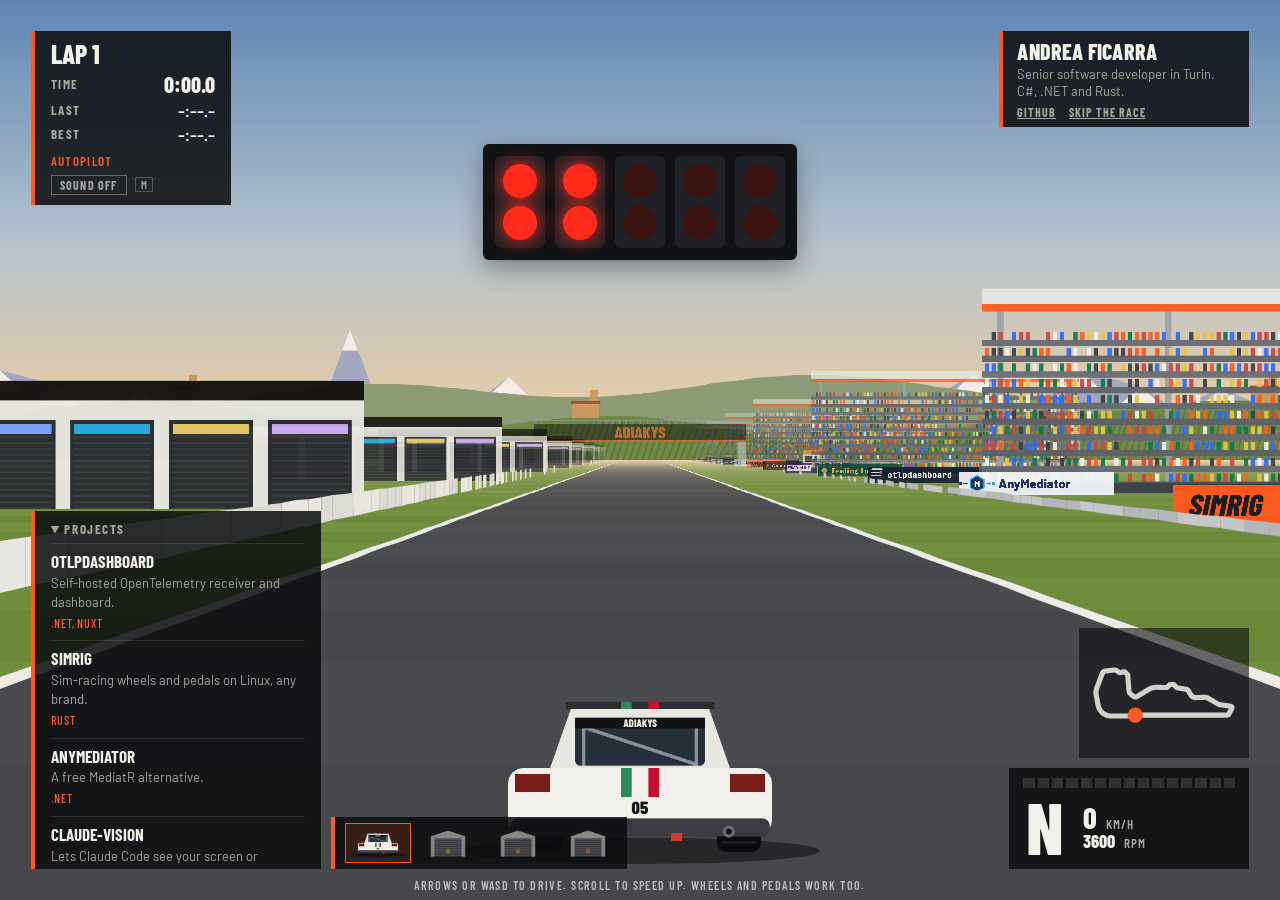
<file: index.html>
<!doctype html>
<html lang="en">
<head>
<meta charset="utf-8">
<meta name="viewport" content="width=device-width, initial-scale=1">
<title>Andrea Ficarra, senior software developer in Turin</title>
<meta name="description" content="Andrea Ficarra (Adiakys), senior software developer in Turin. C#, .NET and Rust. My projects, SimRig and AnyMediator among them, as billboards on a race track.">
<link rel="canonical" href="https://adiakys.github.io/">
<meta property="og:type" content="website">
<meta property="og:site_name" content="Adiakys">
<meta property="og:url" content="https://adiakys.github.io/">
<meta property="og:title" content="Andrea Ficarra, senior software developer">
<meta property="og:description" content="Senior software developer in Turin. C#, .NET and Rust. The projects are billboards on a race track.">
<meta property="og:image" content="https://adiakys.github.io/assets/preview.png">
<meta property="og:image:width" content="1200">
<meta property="og:image:height" content="630">
<meta property="og:image:alt" content="Andrea Ficarra, senior software developer in Turin, with the projects listed like a race timing tower over a track in the Langhe.">
<meta name="twitter:card" content="summary_large_image">
<link rel="preconnect" href="https://fonts.googleapis.com">
<link rel="preconnect" href="https://fonts.gstatic.com" crossorigin>
<link rel="stylesheet" href="https://fonts.googleapis.com/css2?family=Barlow+Condensed:wght@500;700;800&family=Barlow:ital,wght@0,400;0,500;0,600;0,800;1,500&family=JetBrains+Mono:wght@500;700;800&family=Limelight&display=swap">
<link rel="stylesheet" href="css/site.css">
<script type="application/ld+json">
{
  "@context": "https://schema.org",
  "@graph": [
    {
      "@type": "WebSite",
      "@id": "https://adiakys.github.io/#website",
      "name": "Adiakys",
      "alternateName": "Andrea Ficarra",
      "url": "https://adiakys.github.io/",
      "author": {
        "@id": "https://adiakys.github.io/#person"
      }
    },
    {
      "@type": "Person",
      "@id": "https://adiakys.github.io/#person",
      "name": "Andrea Ficarra",
      "alternateName": "Adiakys",
      "jobTitle": "Senior Software Developer",
      "worksFor": {
        "@type": "Organization",
        "name": "Sirius s.r.l."
      },
      "address": {
        "@type": "PostalAddress",
        "addressLocality": "Torino",
        "addressCountry": "IT"
      },
      "knowsAbout": [
        "C#",
        ".NET",
        "Rust"
      ],
      "url": "https://adiakys.github.io/",
      "sameAs": [
        "https://github.com/Adiakys"
      ]
    },
    {
      "@type": "SoftwareSourceCode",
      "name": "SimRig",
      "description": "Sim-racing wheels, pedals and shifters on Linux, any brand: installs the drivers and keeps them working in every game.",
      "programmingLanguage": "Rust",
      "codeRepository": "https://github.com/Adiakys/SimRig",
      "author": {
        "@id": "https://adiakys.github.io/#person"
      },
      "url": "https://adiakys.github.io/SimRig/"
    },
    {
      "@type": "SoftwareSourceCode",
      "name": "OtlpDashboard",
      "description": "Self-hosted OpenTelemetry receiver and dashboard for traces, logs and metrics.",
      "programmingLanguage": "C#",
      "codeRepository": "https://github.com/Adiakys/OtlpDashboard",
      "author": {
        "@id": "https://adiakys.github.io/#person"
      },
      "url": "https://adiakys.github.io/OtlpDashboard/"
    },
    {
      "@type": "SoftwareSourceCode",
      "name": "AnyMediator",
      "description": "A free, Apache-2.0 mediator for .NET with a MediatR-compatible API.",
      "programmingLanguage": "C#",
      "codeRepository": "https://github.com/Adiakys/AnyMediator",
      "author": {
        "@id": "https://adiakys.github.io/#person"
      },
      "url": "https://adiakys.github.io/AnyMediator/"
    },
    {
      "@type": "SoftwareSourceCode",
      "name": "feeling-lucky",
      "description": "Casino games and a prize wheel for any web app, with prizes you configure.",
      "programmingLanguage": "TypeScript",
      "codeRepository": "https://github.com/Adiakys/feeling-lucky",
      "author": {
        "@id": "https://adiakys.github.io/#person"
      },
      "url": "https://adiakys.github.io/feeling-lucky/"
    },
    {
      "@type": "SoftwareSourceCode",
      "name": "claude-vision",
      "description": "Lets Claude Code see your screen or webcam.",
      "programmingLanguage": "Python",
      "codeRepository": "https://github.com/Adiakys/claude-vision",
      "author": {
        "@id": "https://adiakys.github.io/#person"
      }
    },
    {
      "@type": "SoftwareSourceCode",
      "name": "GoogleLimitedInputAuth.Net",
      "description": "Google sign-in for devices without a keyboard.",
      "programmingLanguage": "C#",
      "codeRepository": "https://github.com/Adiakys/GoogleLimitedInputAuth.Net",
      "author": {
        "@id": "https://adiakys.github.io/#person"
      }
    }
  ]
}
</script>
<script type="module" src="js/main.js"></script>
</head>
<body>
<canvas id="track" aria-hidden="true"></canvas>

<header class="panel driver-card">
  <h1>Andrea Ficarra</h1>
  <p>Senior software developer in Turin. C#, .NET and Rust.</p>
  <p class="links"><a href="https://github.com/Adiakys">GitHub</a> <a href="about/">Skip the race</a></p>
</header>

<section class="panel timing" aria-label="Lap times">
  <p class="lap">Lap <span id="lap">1</span></p>
  <dl>
    <dt>Time</dt><dd id="lap-time">0:00.0</dd>
    <dt>Last</dt><dd id="lap-last">–</dd>
    <dt>Best</dt><dd id="lap-best">–</dd>
  </dl>
  <p class="driver"><span id="driver">Autopilot</span> <button id="recal" type="button" hidden>Recalibrate</button></p>
  <p class="sound"><button id="sound" type="button" aria-pressed="false">Sound off</button> <kbd>M</kbd></p>
  <div id="lap-share" class="lap-share" hidden>
    <p><span class="what"></span> <b class="time"></b></p>
    <button type="button" class="share">Share lap</button>
    <button type="button" class="close" aria-label="Close">&times;</button>
  </div>
</section>

<div id="lights" class="lights" aria-hidden="true" hidden><i></i><i></i><i></i><i></i><i></i></div>

<div id="corner" class="corner">
  <p class="turn"><span class="number"></span> <span class="name"></span></p>
  <a class="sponsor" href="#"><span class="what"></span> <span class="tech"></span></a>
</div>

<button id="lucky-button" class="lucky-button" type="button" hidden>
  <span class="bulbs" aria-hidden="true"></span>
  <span class="try">Try your luck</span>
  <span class="win">Win a faster car</span>
</button>

<p id="board-hint" class="board-hint" hidden>
  <a class="open" href="#" target="_blank" rel="noopener">Open <span class="name"></span> on GitHub</a> <kbd>Enter</kbd>
  <span class="back">Drive off or <kbd>Esc</kbd> to go back</span>
  <span class="stay" hidden>Move the mouse to keep reading</span>
  <span class="countdown" hidden><i></i></span>
</p>

<div class="dash" aria-hidden="true">
  <canvas id="minimap"></canvas>
  <div class="gauge">
    <div id="revs" class="revs"></div>
    <div class="gear-row">
      <span id="gear" class="gear">N</span>
      <span class="readouts">
        <span><b id="speed">0</b> km/h</span>
        <span><b id="rpm">0</b> rpm</span>
      </span>
    </div>
  </div>
</div>

<div class="panel garage" role="group" aria-label="Your cars"></div>
<p id="toast" class="panel toast" role="status" hidden></p>

<details class="panel sponsors" open>
  <summary>Projects</summary>
  <ol>
    <li data-sponsor="otlp"><a href="https://github.com/Adiakys/OtlpDashboard">OtlpDashboard</a> <span class="what">Self-hosted OpenTelemetry receiver and dashboard.</span> <span class="tech">.NET, Nuxt</span></li>
    <li data-sponsor="simrig"><a href="https://github.com/Adiakys/SimRig">SimRig</a> <span class="what">Sim-racing wheels and pedals on Linux, any brand.</span> <span class="tech">Rust</span></li>
    <li data-sponsor="mediatr"><a href="https://github.com/Adiakys/AnyMediator">AnyMediator</a> <span class="what">A free MediatR alternative.</span> <span class="tech">.NET</span></li>
    <li data-sponsor="vision"><a href="https://github.com/Adiakys/claude-vision">claude-vision</a> <span class="what">Lets Claude Code see your screen or webcam.</span> <span class="tech">Python</span></li>
    <li data-sponsor="lucky"><a href="https://github.com/Adiakys/feeling-lucky">feeling-lucky</a> <span class="what">A casino room for any web app, with prizes you configure.</span> <span class="tech">TypeScript</span></li>
    <li data-sponsor="gauth"><a href="https://github.com/Adiakys/GoogleLimitedInputAuth.Net">GoogleLimitedInputAuth.Net</a> <span class="what">Google sign-in for devices without a keyboard.</span> <span class="tech">.NET</span></li>
  </ol>
</details>

<p class="controls" aria-hidden="true">Arrows or WASD to drive. Scroll to speed up. Wheels and pedals work too.</p>

<div id="cal" class="panel cal" role="dialog" aria-labelledby="cal-title" hidden>
  <h2 id="cal-title">Wheel found</h2>
  <p id="cal-step"></p>
  <button id="cal-skip" type="button">Skip</button>
</div>
</body>
</html>
</file>
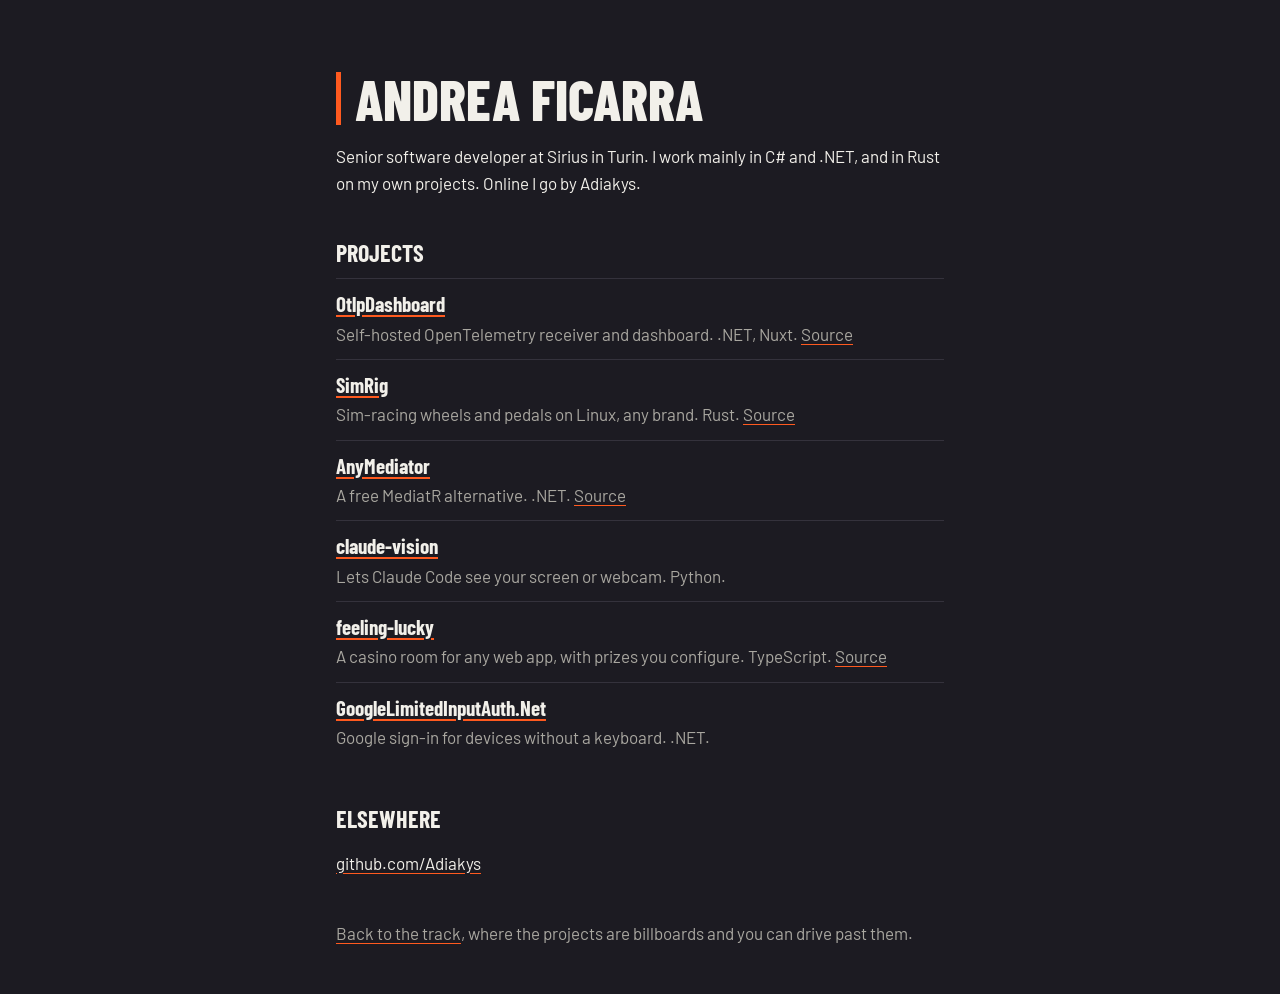
<file: about/index.html>
<!doctype html>
<html lang="en">
<head>
<meta charset="utf-8">
<meta name="viewport" content="width=device-width, initial-scale=1">
<title>Andrea Ficarra, senior software developer</title>
<meta name="description" content="Andrea Ficarra (Adiakys), senior software developer at Sirius in Turin. C#, .NET and Rust.">
<link rel="canonical" href="https://adiakys.github.io/about/">
<meta property="og:type" content="profile">
<meta property="og:site_name" content="Adiakys">
<meta property="og:url" content="https://adiakys.github.io/about/">
<meta property="og:title" content="Andrea Ficarra">
<meta property="og:description" content="Senior software developer at Sirius in Turin. C#, .NET and Rust.">
<meta property="og:image" content="https://adiakys.github.io/assets/preview.png">
<meta property="og:image:width" content="1200">
<meta property="og:image:height" content="630">
<meta property="og:image:alt" content="Andrea Ficarra, senior software developer in Turin, with the projects listed like a race timing tower over a track in the Langhe.">
<meta name="twitter:card" content="summary_large_image">
<link rel="preconnect" href="https://fonts.googleapis.com">
<link rel="preconnect" href="https://fonts.gstatic.com" crossorigin>
<link rel="stylesheet" href="https://fonts.googleapis.com/css2?family=Barlow+Condensed:wght@700;800&family=Barlow:wght@400;500&display=swap">
<style>
  :root {
    --ink: #f2f0ea;
    --dim: #a9a7a0;
    --ground: #1c1b22;
    --accent: #ff5a1f;
    --cond: "Barlow Condensed", "Arial Narrow", sans-serif;
  }
  * { box-sizing: border-box; }
  body {
    margin: 0;
    background: var(--ground);
    color: var(--ink);
    font: 17px/1.55 "Barlow", system-ui, sans-serif;
  }
  main {
    max-width: 640px;
    margin: 0 auto;
    padding: clamp(32px, 8vw, 72px) 16px 48px;
  }
  a { color: inherit; text-decoration-color: var(--accent); text-underline-offset: 3px; }
  a:hover { color: var(--accent); }
  a:focus-visible { outline: 2px solid var(--accent); outline-offset: 2px; }
  h1 {
    margin: 0;
    padding-left: 14px;
    border-left: 5px solid var(--accent);
    font: 800 clamp(40px, 9vw, 56px)/0.95 var(--cond);
    text-transform: uppercase;
  }
  h1 + p { margin: 18px 0 0; }
  h2 { margin: 44px 0 12px; font: 700 24px/1.1 var(--cond); text-transform: uppercase; }
  ul { margin: 0; padding: 0; list-style: none; }
  li { padding: 12px 0; border-top: 1px solid #34323c; }
  li > a { font: 700 21px var(--cond); }
  li p { margin: 2px 0 0; color: var(--dim); }
  footer { margin-top: 44px; color: var(--dim); }
</style>
</head>
<body>
<main>
  <h1>Andrea Ficarra</h1>
  <p>Senior software developer at Sirius in Turin. I work mainly in C# and .NET, and in Rust on my own projects. Online I go by Adiakys.</p>

  <h2>Projects</h2>
  <ul>
    <li><a href="/OtlpDashboard/">OtlpDashboard</a><p>Self-hosted OpenTelemetry receiver and dashboard. .NET, Nuxt. <a href="https://github.com/Adiakys/OtlpDashboard">Source</a></p></li>
    <li><a href="/SimRig/">SimRig</a><p>Sim-racing wheels and pedals on Linux, any brand. Rust. <a href="https://github.com/Adiakys/SimRig">Source</a></p></li>
    <li><a href="/AnyMediator/">AnyMediator</a><p>A free MediatR alternative. .NET. <a href="https://github.com/Adiakys/AnyMediator">Source</a></p></li>
    <li><a href="https://github.com/Adiakys/claude-vision">claude-vision</a><p>Lets Claude Code see your screen or webcam. Python.</p></li>
    <li><a href="/feeling-lucky/">feeling-lucky</a><p>A casino room for any web app, with prizes you configure. TypeScript. <a href="https://github.com/Adiakys/feeling-lucky">Source</a></p></li>
    <li><a href="https://github.com/Adiakys/GoogleLimitedInputAuth.Net">GoogleLimitedInputAuth.Net</a><p>Google sign-in for devices without a keyboard. .NET.</p></li>
  </ul>

  <h2>Elsewhere</h2>
  <p><a href="https://github.com/Adiakys">github.com/Adiakys</a></p>

  <footer><a href="/">Back to the track</a>, where the projects are billboards and you can drive past them.</footer>
</main>
</body>
</html>
</file>
<file: css/site.css>
:root {
  --ink: #f2f0ea;
  --dim: #a9a7a0;
  --panel: rgba(12, 13, 16, 0.86);
  --accent: #ff5a1f;
  --cond: "Barlow Condensed", "Arial Narrow", sans-serif;
  --text: "Barlow", system-ui, sans-serif;
  --gutter: clamp(16px, 2.4vw, 32px);
}

* { box-sizing: border-box; }

html, body {
  margin: 0;
  height: 100%;
  overflow: hidden;
  background: #2c283a;
  color: var(--ink);
  font: 15px/1.45 var(--text);
}

a { color: inherit; }

#track {
  position: fixed;
  inset: 0;
  width: 100%;
  height: 100%;
  touch-action: none;
}

.panel {
  background: var(--panel);
  border-left: 4px solid var(--accent);
}

.label, .timing dt, .sponsors summary {
  font: 700 13px var(--cond);
  text-transform: uppercase;
  letter-spacing: 0.12em;
  color: var(--dim);
}

/* Top right: who. */
.driver-card {
  position: fixed;
  top: var(--gutter);
  right: var(--gutter);
  max-width: 250px;
  padding: 9px 14px 8px;
}
.driver-card h1 {
  margin: 0;
  font: 800 22px/1 var(--cond);
  text-transform: uppercase;
  letter-spacing: 0.01em;
}
.driver-card p { margin: 4px 0 0; color: var(--dim); font-size: 13px; line-height: 1.35; }
.driver-card .links { font: 700 12px var(--cond); text-transform: uppercase; letter-spacing: 0.08em; }
.driver-card .links a + a { margin-left: 10px; }

/* Top left: the timing screen. */
.timing {
  position: fixed;
  top: var(--gutter);
  left: var(--gutter);
  width: 200px;
  padding: 10px 16px 10px;
  font-family: var(--cond);
  font-variant-numeric: tabular-nums;
}
.timing .lap { margin: 0 0 4px; font: 800 26px/1 var(--cond); text-transform: uppercase; }
.timing dl {
  display: grid;
  grid-template-columns: auto 1fr;
  gap: 2px 12px;
  margin: 0;
}
.timing dt { align-self: center; }
.timing dd { margin: 0; text-align: right; font: 600 18px var(--cond); }
.timing dd#lap-time { font-weight: 800; font-size: 22px; }
.timing dd#lap-time.invalid { color: #ff3b2f; }
.driver { margin: 8px 0 0; font: 600 13px var(--cond); text-transform: uppercase; letter-spacing: 0.1em; color: var(--accent); }
.sound { margin: 6px 0 0; display: flex; align-items: center; gap: 8px; }
.sound kbd { padding: 0 5px; border: 1px solid rgba(242, 240, 234, 0.25); font: 600 11px var(--cond); color: var(--dim); }
.timing .sound button { margin-left: 0; color: var(--dim); }
.timing .sound button[aria-pressed="true"] { color: var(--ink); border-color: var(--accent); }

/* Under the times, after a lap you drove: the time and a way to share it. */
.lap-share {
  position: relative;
  margin: 10px -16px -10px -20px;
  padding: 8px 16px 10px 20px;
  border-top: 1px solid rgba(242, 240, 234, 0.12);
}
.lap-share[hidden] { display: none; }
.lap-share p { margin: 0 0 6px; font: 600 13px var(--cond); text-transform: uppercase; letter-spacing: 0.1em; color: var(--accent); }
.lap-share .time { font: 800 18px var(--cond); color: var(--ink); letter-spacing: 0; }
.lap-share .share {
  font: 800 15px var(--cond);
  text-transform: uppercase;
  letter-spacing: 0.08em;
  color: #14110f;
  background: var(--accent);
  border: 0;
  padding: 5px 12px;
  cursor: pointer;
}
.lap-share .share:hover { background: #ff7a45; }
.lap-share .close { position: absolute; top: 4px; right: 8px; padding: 0 4px; border: 0; margin: 0; font-size: 18px; line-height: 1; color: var(--dim); background: none; }

/* The start lights, over the grid: five lamps that come on red and go out. */
.lights {
  position: fixed;
  top: 16vh;
  left: 50%;
  transform: translateX(-50%);
  display: flex;
  gap: 10px;
  padding: 12px;
  background: #121316;
  border-radius: 6px;
  box-shadow: 0 8px 24px rgba(0, 0, 0, 0.35);
  transition: opacity 0.6s;
}
.lights[hidden] { display: none; }
.lights.out { opacity: 0; }
.lights i { display: flex; flex-direction: column; gap: 8px; padding: 8px; background: #202126; border-radius: 6px; }
.lights i::before, .lights i::after { content: ""; width: 34px; height: 34px; border-radius: 50%; background: #3a1210; }
.lights i.on::before, .lights i.on::after { background: #ff2a1a; box-shadow: 0 0 18px #ff2a1a; }

.driver button, .sound button, .cal button {
  font: 700 12px var(--cond);
  text-transform: uppercase;
  letter-spacing: 0.1em;
  color: var(--ink);
  background: none;
  border: 1px solid rgba(242, 240, 234, 0.35);
  padding: 2px 8px;
  margin-left: 6px;
  cursor: pointer;
}

/* Top centre: the corner you are in. */
.corner {
  position: fixed;
  top: var(--gutter);
  left: 50%;
  max-width: min(440px, 40vw);
  text-align: center;
  transform: translate(-50%, -8px);
  opacity: 0;
  pointer-events: none;
  transition: opacity 0.25s, transform 0.25s;
}
.corner.on { opacity: 1; transform: translate(-50%, 0); pointer-events: auto; }
.corner .turn {
  display: inline-flex;
  margin: 0;
  background: var(--panel);
  font: 800 24px/1 var(--cond);
  text-transform: uppercase;
}
.corner .number { padding: 8px 10px; background: var(--sponsor, var(--accent)); color: #14110f; }
.corner .name { padding: 8px 14px; }
.corner .sponsor {
  display: block;
  margin-top: 4px;
  padding: 6px 12px;
  background: var(--panel);
  color: var(--dim);
  font-size: 13px;
  text-decoration: none;
}
.corner .sponsor:hover { color: var(--ink); }
.corner .sponsor[hidden] { display: none; }
.corner .tech { font: 700 12px var(--cond); text-transform: uppercase; letter-spacing: 0.1em; color: var(--sponsor, var(--accent)); }

/* While the camera is on a billboard: the HUD steps aside, a line says what to do. */
.timing, .driver-card, .dash, .sponsors, .controls, .garage { transition: opacity 0.4s; }
.zoomed .timing, .zoomed .driver-card, .zoomed .corner, .zoomed .dash, .zoomed .sponsors, .zoomed .controls, .zoomed .garage { opacity: 0; pointer-events: none; }
.board-hint {
  position: fixed;
  left: 50%;
  bottom: var(--gutter);
  transform: translateX(-50%);
  display: flex;
  align-items: center;
  gap: 10px;
  margin: 0;
  padding: 8px 16px;
  background: var(--panel);
  font: 700 14px var(--cond);
  text-transform: uppercase;
  letter-spacing: 0.08em;
  white-space: nowrap;
}
.board-hint[hidden] { display: none; }
.board-hint .open { color: var(--accent); }
.board-hint .back { color: var(--dim); margin-left: 8px; }
.board-hint .stay { color: var(--dim); margin-left: 8px; }
.board-hint .stay[hidden], .board-hint .countdown[hidden] { display: none; }
/* How long the tour stays on this billboard; moving the mouse fills it up again. */
.board-hint .countdown { position: absolute; left: 0; right: 0; bottom: 0; height: 3px; background: rgba(242, 240, 234, 0.12); }
.board-hint .countdown i { display: block; height: 100%; background: var(--accent); transform-origin: left; }
.board-hint kbd { padding: 1px 6px; border: 1px solid rgba(242, 240, 234, 0.35); font: 600 11px var(--cond); color: var(--dim); }

/* Under the casino room nothing of the race is drawn. */
.casino #track, .casino .timing, .casino .driver-card, .casino .corner, .casino .dash,
.casino .sponsors, .casino .controls, .casino .board-hint, .casino .garage { visibility: hidden; }

/* The casino button laid over the Feeling Lucky billboard while the camera is on it. */
.lucky-button {
  position: fixed;
  display: flex;
  flex-direction: column;
  align-items: center;
  justify-content: center;
  padding: 0;
  border: 0.03em solid #d4af5a;
  border-radius: 0.4em;
  background: radial-gradient(ellipse at 50% 35%, #a52430, #6a1219 75%);
  color: #e8c766;
  font: 1em Limelight, Georgia, serif;
  cursor: pointer;
  box-shadow: 0 0 0.6em rgba(232, 199, 102, 0.55), inset 0 0 0.8em rgba(0, 0, 0, 0.5);
}
.lucky-button[hidden] { display: none; }
.lucky-button .try { font-size: 1em; line-height: 1.1; white-space: nowrap; }
.lucky-button .win { font: 500 0.54em Barlow, system-ui, sans-serif; color: #f1e6c8; margin-top: 0.3em; }
.lucky-button .bulbs { position: absolute; inset: 0; pointer-events: none; }
.lucky-button .bulbs i {
  position: absolute;
  width: 0.24em;
  height: 0.24em;
  margin: -0.12em;
  border-radius: 50%;
  background: #ffe9a8;
  box-shadow: 0 0 0.3em #ffd45a;
}
.lucky-button:hover, .lucky-button:focus-visible { background: radial-gradient(ellipse at 50% 35%, #c42d3a, #7d1720 75%); }
@media (prefers-reduced-motion: no-preference) {
  .lucky-button { animation: lucky-glow 1.4s ease-in-out infinite; }
  .lucky-button .bulbs i { animation: bulb 0.9s steps(1) infinite; animation-delay: calc(var(--i) * -0.09s); }
}
@keyframes lucky-glow {
  50% { box-shadow: 0 0 1.2em rgba(232, 199, 102, 0.9), inset 0 0 0.8em rgba(0, 0, 0, 0.5); }
}
@keyframes bulb {
  50% { background: #6b5320; box-shadow: none; }
}

/* Bottom right: the track map over the dash. */
.dash {
  position: fixed;
  right: var(--gutter);
  bottom: var(--gutter);
  width: 240px;
  display: flex;
  flex-direction: column;
  align-items: flex-end;
  gap: 10px;
  pointer-events: none;
}
#minimap {
  width: 170px;
  height: 130px;
  background: rgba(12, 13, 16, 0.6);
}
.gauge {
  width: 100%;
  padding: 10px 14px 12px;
  background: var(--panel);
  font-family: var(--cond);
  font-variant-numeric: tabular-nums;
}
.revs { display: grid; grid-template-columns: repeat(15, 1fr); gap: 3px; height: 10px; }
.revs i { background: rgba(242, 240, 234, 0.12); }
.revs i.on:nth-child(-n + 5) { background: #3ccf6b; }
.revs i.on:nth-child(n + 6):nth-child(-n + 10) { background: #ff3b2f; }
.revs i.on:nth-child(n + 11) { background: #3d7bff; }
.revs.limit i { background: #3d7bff; }
.gear-row { display: flex; align-items: center; gap: 16px; margin-top: 8px; }
.gear { font: 800 72px/0.85 var(--cond); min-width: 44px; text-align: center; }
.readouts { display: flex; flex-direction: column; font: 600 13px var(--cond); text-transform: uppercase; letter-spacing: 0.1em; color: var(--dim); }
.readouts b { font: 800 30px/1 var(--cond); color: var(--ink); letter-spacing: 0; margin-right: 4px; }
.readouts span + span b { font-size: 18px; }

/* The garage, next to the project list: the cars you can drive, and the
   ones still to win. */
.garage {
  position: fixed;
  z-index: 2;
  left: calc(var(--gutter) + 300px);
  bottom: var(--gutter);
  display: flex;
  gap: 4px;
  padding: 6px 6px 6px 10px;
}
.garage button {
  position: relative;
  width: 66px;
  height: 40px;
  padding: 3px;
  border: 1px solid transparent;
  background: none;
  cursor: pointer;
}
.garage img { display: block; width: 100%; height: 100%; object-fit: contain; }
.garage button:hover { border-color: rgba(242, 240, 234, 0.3); }
.garage button[aria-pressed="true"] { border-color: var(--accent); background: rgba(255, 90, 31, 0.15); }
.garage button[aria-disabled="true"] { cursor: default; }
.garage button[aria-disabled="true"] img { opacity: 0.55; }
.garage button[aria-disabled="true"]:hover { border-color: transparent; }
/* The tooltip, also for the locked ones, which a native title would not show. */
.garage button::after {
  content: attr(data-tip);
  position: absolute;
  left: 0;
  bottom: calc(100% + 10px);
  width: max-content;
  max-width: 220px;
  padding: 6px 10px;
  background: var(--panel);
  border-left: 3px solid var(--accent);
  color: var(--ink);
  font: 500 13px/1.35 var(--text);
  text-align: left;
  opacity: 0;
  pointer-events: none;
  transition: opacity 0.15s;
}
.garage button:hover::after, .garage button:focus-visible::after { opacity: 1; }

.toast {
  position: fixed;
  z-index: 3;
  left: 50%;
  top: 40%;
  transform: translateX(-50%);
  margin: 0;
  padding: 10px 16px;
  font: 700 15px var(--cond);
  text-transform: uppercase;
  letter-spacing: 0.08em;
}
.toast[hidden] { display: none; }

/* Bottom left: the project list, in the order pinned on GitHub. */
.sponsors {
  position: fixed;
  left: var(--gutter);
  bottom: var(--gutter);
  width: 290px;
  padding: 10px 16px 6px;
}
.sponsors summary { cursor: pointer; }
/* Only the list scrolls; the heading stays put. */
.sponsors ol { max-height: calc(40vh - 40px); overflow: auto; margin: 6px 0 0; padding: 0; list-style: none; }
.sponsors li { padding: 7px 0; border-top: 1px solid rgba(242, 240, 234, 0.1); }
.sponsors li a { font: 700 17px var(--cond); text-transform: uppercase; text-decoration: none; }
.sponsors li a:hover { color: var(--accent); }
.sponsors .what { display: block; color: var(--dim); font-size: 13px; }
.sponsors .tech { font: 500 12px var(--cond); text-transform: uppercase; letter-spacing: 0.08em; color: var(--accent); }

.controls {
  position: fixed;
  left: 50%;
  bottom: 8px;
  transform: translateX(-50%);
  margin: 0;
  font: 600 12px var(--cond);
  text-transform: uppercase;
  letter-spacing: 0.12em;
  color: rgba(242, 240, 234, 0.7);
  white-space: nowrap;
  pointer-events: none;
}

.cal {
  position: fixed;
  top: 50%;
  left: 50%;
  transform: translate(-50%, -50%);
  width: min(380px, calc(100% - 32px));
  padding: 18px 22px;
}
.cal h2 { margin: 0 0 6px; font: 800 22px var(--cond); text-transform: uppercase; }
.cal p { margin: 0 0 14px; }
.cal button { margin: 0; }

a:focus-visible, button:focus-visible, summary:focus-visible { outline: 2px solid var(--accent); outline-offset: 2px; }

/* Where the panels leave no room in the middle, the banner drops below them. */
@media (max-width: 1100px) {
  .corner { top: 190px; max-width: calc(100% - 2 * var(--gutter)); }
  .controls { display: none; }
}

@media (max-width: 720px) {
  .driver-card { left: var(--gutter); max-width: none; }
  .timing { top: calc(var(--gutter) + 76px); right: var(--gutter); width: auto; display: flex; align-items: baseline; gap: 14px; padding: 6px 12px; }
  .timing .lap { font-size: 18px; margin: 0; }
  .timing dl { display: flex; gap: 8px; }
  .timing dt:not(:first-of-type), .timing dd:not(#lap-time) { display: none; }
  .timing dd#lap-time { font-size: 18px; }
  .driver { margin: 0 0 0 auto; font-size: 11px; }
  .sound { margin: 0; }
  .sound kbd { display: none; }
  .lap-share { position: absolute; top: calc(100% + 6px); left: 0; right: 0; margin: 0; background: var(--panel); border-left: 4px solid var(--accent); }
  .lights { top: 30vh; }
  .lights i::before, .lights i::after { width: 24px; height: 24px; }
  .corner { top: 44%; left: var(--gutter); right: var(--gutter); max-width: none; transform: translateY(-8px); }
  .corner.on { transform: none; }
  .corner .turn { font-size: 20px; }
  .board-hint kbd, .board-hint .back, .board-hint .stay { display: none; }
  .dash { left: var(--gutter); bottom: calc(var(--gutter) + 52px); width: auto; }
  #minimap { display: none; }
  .gear { font-size: 52px; }
  .readouts b { font-size: 24px; }
  .sponsors { left: var(--gutter); right: var(--gutter); width: auto; }
  .garage { left: auto; right: var(--gutter); bottom: auto; top: calc(var(--gutter) + 118px); padding: 4px; }
  .garage button { width: 52px; height: 32px; }
  .garage button::after { bottom: auto; top: calc(100% + 8px); left: auto; right: 0; transform: none; }
  .sponsors:not([open]) { padding-bottom: 10px; }
}
</file>
